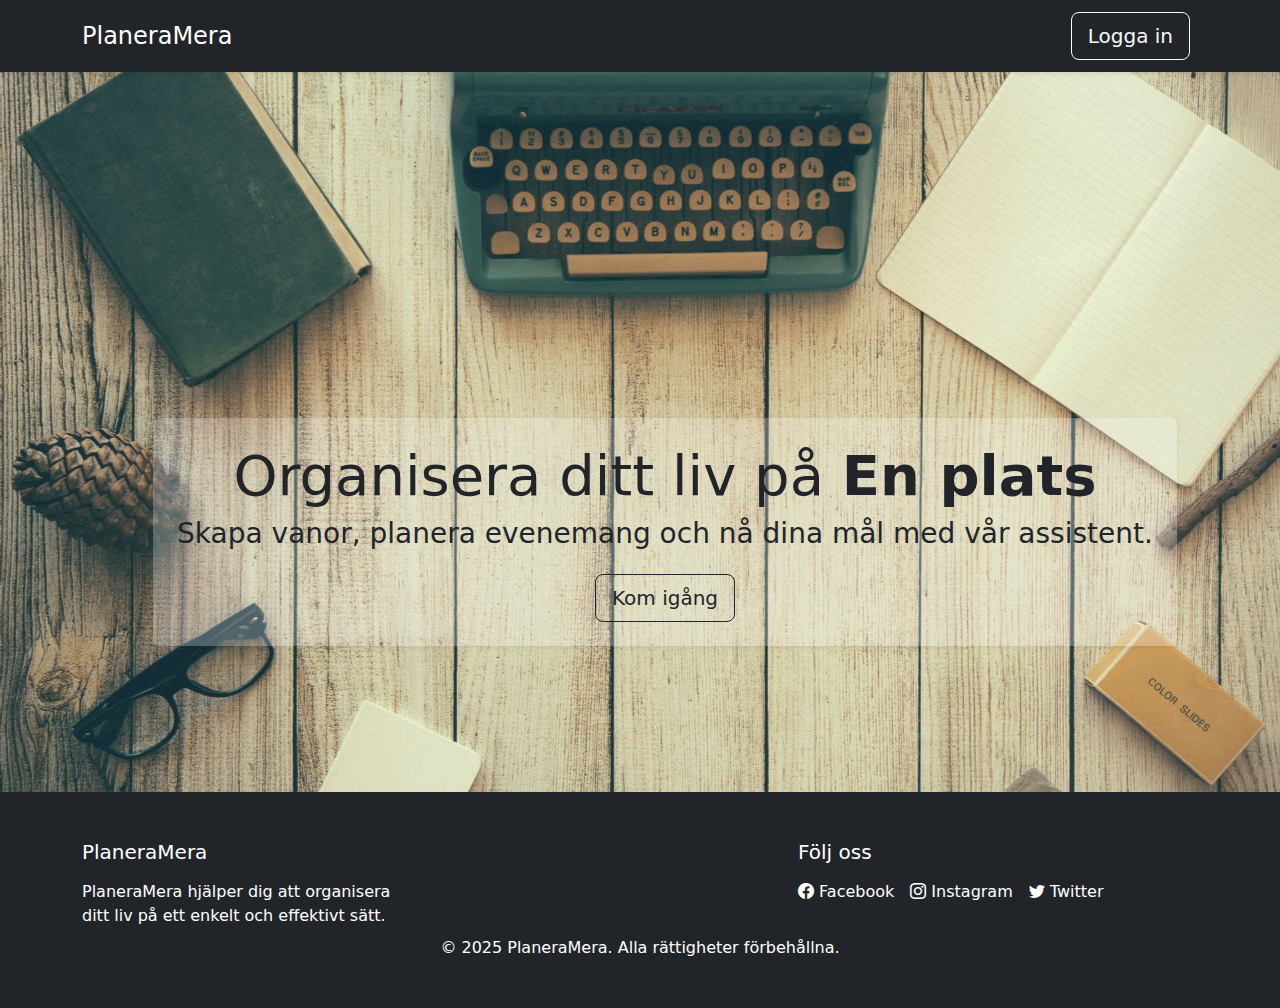
<file: index.html>
<!DOCTYPE html>
<html lang="en">

<head>
<meta charset="UTF-8">
<meta name="viewport" content="width=device-width, initial-scale=1.0">
<title>Landing Page</title>
<!-- Bootstrap CSS -->
<link rel="stylesheet" href="https://cdn.jsdelivr.net/npm/bootstrap-icons@1.10.5/font/bootstrap-icons.css">
<link href="https://cdn.jsdelivr.net/npm/bootstrap@5.3.0/dist/css/bootstrap.min.css" rel="stylesheet">
<!-- Bootstrap JS -->
<script src="https://cdn.jsdelivr.net/npm/bootstrap@5.3.0/dist/js/bootstrap.bundle.min.js"></script>
</head>

<body class="bg-light">

<!-- Navbar -->
<nav class="navbar navbar-expand-lg navbar-dark bg-dark shadow-sm">
    <div class="container">
        <a class="navbar-brand fs-4 fw-medium" href="#">PlaneraMera</a>
        <button class="navbar-toggler" type="button" data-bs-toggle="collapse" data-bs-target="#navbarNav"
            aria-controls="navbarNav" aria-expanded="false" aria-label="Toggle navigation">
            <span class="navbar-toggler-icon"></span>
        </button>
        <div class="collapse navbar-collapse justify-content-end" id="navbarNav">
            <ul class="navbar-nav">
                <li class="nav-item">
                    <a class="btn btn-outline-light btn-lg px-3 py-2 mx-2 my-1" href="/auth/login.html">Logga in</a>
                </li>
            </ul>
        </div>
    </div>
</nav>

<!-- Hero Section -->
<section class="d-flex justify-content-center align-items-center text-center bg-dark text-white" 
    style="background-image: url('/assets/img/landingpage.jpg'); background-size: cover; background-position: center; height: 80vh; box-shadow: 10px 10px 10px rgba(0, 0, 0, 0.117);">
    <div class="bg-white bg-opacity-25 p-4 rounded shadow-sm" style="margin-top: 200px; margin-left: 50px;">
        <h1 class="display-4 text-dark">Organisera ditt liv på <span class="fw-bold text-dark">En plats</span></h1>
        <h4 class="fs-3 text-dark">Skapa vanor, planera evenemang och nå dina mål med vår assistent.</h4>
        <a href="/auth/register.html" class="btn btn-outline-dark btn-lg mt-3">Kom igång</a>
    </div>
</section>

<!-- Footer Section -->
<footer class="bg-dark text-white py-5">
    <div class="container d-flex flex-column flex-md-row justify-content-between align-items-start flex-wrap">
        <div class="mb-4 mb-md-0" style="flex: 1; max-width: 400px;">
            <h5 class="mb-3">PlaneraMera</h5>
            <p class="mb-2">PlaneraMera hjälper dig att organisera <br>ditt liv på ett enkelt och effektivt sätt.</p>
        </div>
        <div class="mb-4 mb-md-0" style="flex: 1; max-width: 400px;">
            <h5 class="mb-3">Följ oss</h5>
            <div class="d-flex gap-3">
                <a href="#" class="text-white text-decoration-none"><i class="bi bi-facebook"></i> Facebook</a>
                <a href="#" class="text-white text-decoration-none"><i class="bi bi-instagram"></i> Instagram</a>
                <a href="#" class="text-white text-decoration-none"><i class="bi bi-twitter"></i> Twitter</a>
            </div>
        </div>
    </div>
    <div class="text-center">
        <p class="mb-0">© 2025 PlaneraMera. Alla rättigheter förbehållna.</p>
    </div>
</footer>


</body>

</html>
</file>
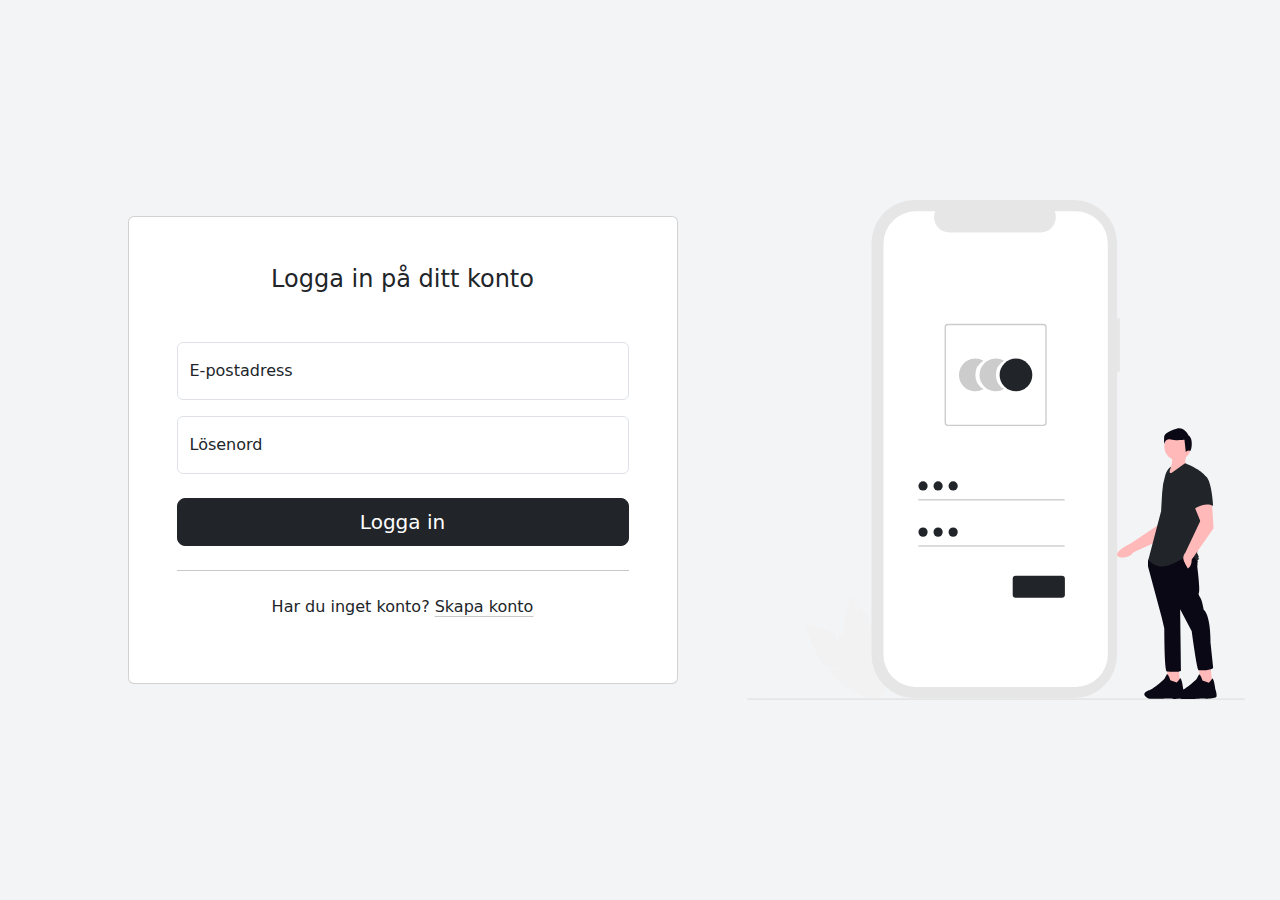
<file: auth/login.html>
<!DOCTYPE html>
<html lang="en">
<head>
  <meta charset="utf-8">
  <meta name="viewport" content="width=device-width, initial-scale=1">
   <title>PlaneraMera - Logga in</title>

  <link href="https://cdn.jsdelivr.net/npm/bootstrap@5.3.3/dist/css/bootstrap.min.css" rel="stylesheet" integrity="sha384-QWTKZyjpPEjISv5WaRU9OFeRpok6YctnYmDr5pNlyT2bRjXh0JMhjY6hW+ALEwIH" crossorigin="anonymous">
  <script src="https://cdn.jsdelivr.net/npm/bootstrap@5.3.3/dist/js/bootstrap.bundle.min.js" integrity="sha384-YvpcrYf0tY3lHB60NNkmXc5s9fDVZLESaAA55NDzOxhy9GkcIdslK1eN7N6jIeHz" crossorigin="anonymous" defer></script>
  <script src="/assets/js/auth.js" type="module" defer></script>
</head>
<body>


    <div class="vh-100" style="background-color: #f3f4f6;">
        <div class="d-flex justify-content-center align-items-center h-100">
            <div class="container py-5">
                <div class="row">
                    <div class="col-lg-7 d-flex justify-content-center align-items-center">
                        <div class="card" style="width: 550px;">
                            <div class="card-body p-5">
                                <p class="text-center text-dark mb-5 h4">Logga in på ditt konto</p>
                                    <div class="form-floating mb-3">
                                        <input type="email" class="form-control" id="email" placeholder="" required>
                                        <label class="text-dark">E-postadress</label>
                                    </div>
                                    <div class="form-floating mb-3">
                                        <input type="password" class="form-control" id="password" placeholder="" required>
                                        <label class="text-dark">Lösenord</label>
                                    </div>

                                    <div>
                                        <p id="error" class="text-danger text-center fw-semibold mt-4"></p>
                                    </div>
                                    
                                    <button class="w-100 btn btn-lg btn-dark" id="btn-login">Logga in</button>
                                <hr class="my-4">

                                <p class="text-center text-dark">Har du inget konto? <a href="register.html" class="link-dark link-offset-2 link-underline-opacity-25 link-underline-opacity-100-hover">Skapa konto</a></p>
                            </div>
                        </div>
                    </div>

                    <div class="col-lg-4">
                        <img src="../assets/img/login.svg" style="height: 500px;">
                    </div>
                </div>
            </div>
        </div>
    </div>

</body>
</html>
</file>
